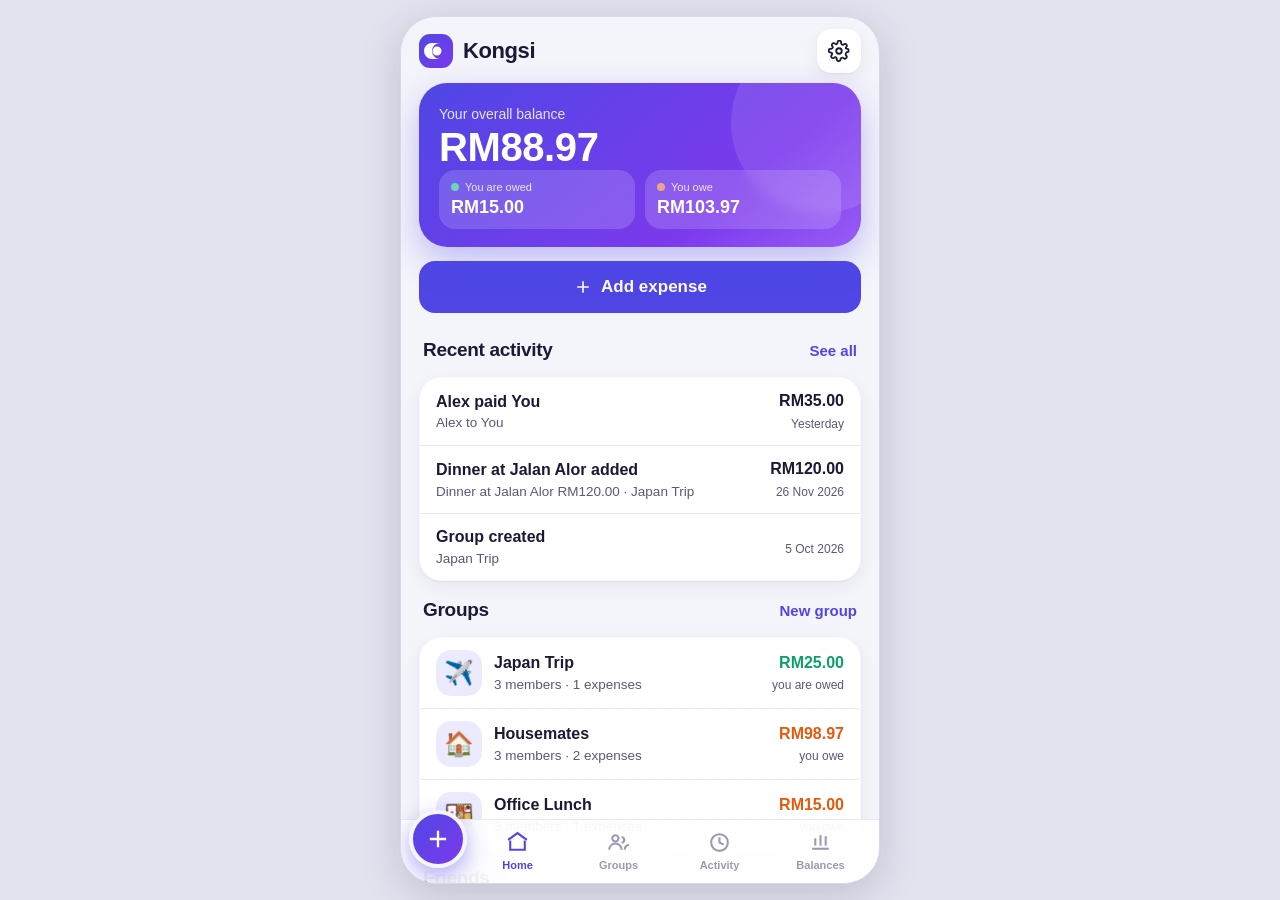
<file: kongsi/index.html>
<!DOCTYPE html>
<html lang="en">

<head>
    <meta charset="utf-8">
    <meta name="viewport" content="width=device-width, initial-scale=1, viewport-fit=cover">
    <title>Kongsi</title>
    <meta name="theme-color" content="#4F46E5">
    <meta name="description" content="Kongsi: track shared expenses, see who owes whom, record repayments.">
    <meta name="apple-mobile-web-app-capable" content="yes">
    <meta name="mobile-web-app-capable" content="yes">
    <meta name="apple-mobile-web-app-status-bar-style" content="default">
    <meta name="apple-mobile-web-app-title" content="Kongsi">
    <meta name="format-detection" content="telephone=no">
    <link rel="manifest" href="manifest.webmanifest">
    <link rel="apple-touch-icon" href="icons/apple-touch-icon.png">
    <link rel="icon" type="image/png" sizes="32x32" href="icons/favicon-32.png">
    <link rel="stylesheet" href="styles.css">
</head>

<body>
    <div id="app" class="app">
        <main id="view" class="view" aria-live="polite"></main>
        <nav id="tabbar" class="tabbar" aria-label="Main"></nav>
        <div id="overlay" class="overlay"></div>
        <div id="toast" class="toast" role="status"></div>
    </div>
    <noscript>Kongsi needs JavaScript to run.</noscript>
    <script src="app.js"></script>
</body>

</html>
</file>
<file: kongsi/styles.css>
:root {
    --brand: #4F46E5;
    --brand-2: #7C3AED;
    --brand-soft: #ECEBFE;
    --ink: #1A1A36;
    --ink-2: #5B5878;
    --ink-3: #9A9AB4;
    --bg: #F4F4FB;
    --card: #FFFFFF;
    --line: #E8E8F3;
    --pos: #0E9F6E;
    --pos-soft: #E3F6EE;
    --neg: #E8590C;
    --neg-soft: #FFEDE1;
    --zero: #8A8AA3;
    --zero-soft: #EEEEF5;
    --warm: #FFD666;
    --r-lg: 22px;
    --r-md: 16px;
    --r-sm: 12px;
    --shadow: 0 1px 2px rgba(26, 26, 54, .05), 0 6px 18px rgba(26, 26, 54, .06);
    --shadow-lg: 0 10px 40px rgba(26, 26, 54, .18);
    --tab-h: 64px;
    --sat: env(safe-area-inset-top, 0px);
    --sab: env(safe-area-inset-bottom, 0px);
    font-family: -apple-system, BlinkMacSystemFont, "SF Pro Text", "Segoe UI", "Roboto", "Helvetica Neue", Arial, sans-serif;
}

* {
    box-sizing: border-box;
    -webkit-tap-highlight-color: transparent
}

html,
body {
    margin: 0;
    height: 100%;
    background: #E3E3F0;
    color: var(--ink);
    overscroll-behavior: none
}

body {
    -webkit-font-smoothing: antialiased;
    font-size: 16px;
    line-height: 1.35
}

button {
    font: inherit;
    color: inherit;
    border: 0;
    background: none;
    padding: 0;
    cursor: pointer;
    touch-action: manipulation
}

button:focus-visible,
input:focus-visible,
select:focus-visible {
    outline: 3px solid rgba(79, 70, 229, .28);
    outline-offset: 2px
}

input,
select {
    font: inherit;
    color: inherit;
    border: 0;
    background: none;
    padding: 0;
    font-size: 16px
}

h1,
h2,
h3,
p {
    margin: 0
}

.app {
    position: fixed;
    inset: 0;
    margin: 0 auto;
    max-width: 480px;
    background: var(--bg);
    overflow: hidden;
    display: flex;
    flex-direction: column
}

@media (min-width:600px) {
    .app {
        top: 16px;
        bottom: 16px;
        border-radius: 36px;
        box-shadow: var(--shadow-lg);
        border: 1px solid #d7d7e8
    }
}

.view {
    flex: 1;
    overflow-y: auto;
    overflow-x: hidden;
    -webkit-overflow-scrolling: touch;
    padding: calc(var(--sat) + 12px) 18px calc(var(--tab-h) + var(--sab) + 28px)
}

.view.enter-push {
    animation: push .28s cubic-bezier(.2, .8, .2, 1)
}

.view.enter-pop {
    animation: pop .26s cubic-bezier(.2, .8, 2, 1)
}

.view.enter-fade {
    animation: fade .22s ease
}

@keyframes push {
    from {
        transform: translateX(28px);
        opacity: 0
    }

    to {
        transform: none;
        opacity: 1
    }
}

@keyframes pop {
    from {
        transform: translateX(-22px);
        opacity: 0
    }

    to {
        transform: none;
        opacity: 1
    }
}

@keyframes fade {
    from {
        opacity: 0;
        transform: translateY(6px)
    }

    to {
        opacity: 1;
        transform: none
    }
}

/* header */
.topbar {
    display: flex;
    align-items: center;
    justify-content: space-between;
    min-height: 44px;
    margin-bottom: 10px
}

.topbar .title {
    font-size: 30px;
    font-weight: 800;
    letter-spacing: -.6px
}

.brand {
    display: flex;
    align-items: center;
    gap: 10px
}

.brand-mark {
    width: 34px;
    height: 34px;
    border-radius: 11px;
    background: linear-gradient(135deg, var(--brand), var(--brand-2));
    display: grid;
    place-items: center;
    overflow: hidden
}

.brand-name {
    font-size: 22px;
    font-weight: 800;
    letter-spacing: -.4px
}

.iconbtn {
    width: 44px;
    height: 44px;
    border-radius: 14px;
    display: grid;
    place-items: center;
    background: var(--card);
    box-shadow: var(--shadow)
}

.iconbtn.plain {
    background: none;
    box-shadow: none
}

.iconbtn svg {
    width: 22px;
    height: 22px
}

.back {
    display: flex;
    align-items: center;
    gap: 2px;
    color: var(--brand);
    font-weight: 600;
    height: 44px;
    margin-left: -8px;
    padding-right: 12px
}

.back svg {
    width: 24px;
    height: 24px
}

/* cards */
.card {
    background: var(--card);
    border-radius: var(--r-lg);
    border: 1px solid rgba(26, 26, 54, .025);
    box-shadow: var(--shadow);
    padding: 16px
}

.card+.card,
.section+.section {
    margin-top: 14px
}

.section {
    margin-top: 22px
}

.section-h {
    display: flex;
    align-items: baseline;
    justify-content: space-between;
    margin: 0 4px 10px
}

.section-h h2 {
    font-size: 19px;
    font-weight: 700;
    letter-spacing: -.3px
}

.section-h .link {
    color: var(--brand);
    font-weight: 600;
    font-size: 15px;
    min-height: 32px
}

.list {
    padding: 4px 0
}

.row {
    display: flex;
    align-items: center;
    gap: 12px;
    padding: 12px 16px;
    min-height: 64px;
    width: 100%;
    text-align: left
}

.row+.row {
    border-top: 1px solid var(--line)
}

.row.tappable:active {
    background: #F7F7FC;
    transform: scale(.995)
}

@media (hover:hover) {
    .row.tappable:hover {
        background: #FAFAFE
    }
}

.row .grow {
    flex: 1;
    min-width: 0
}

.row .t {
    font-weight: 600;
    font-size: 16px;
    white-space: nowrap;
    overflow: hidden;
    text-overflow: ellipsis
}

.row .s {
    color: var(--ink-2);
    font-size: 13.5px;
    margin-top: 2px;
    white-space: nowrap;
    overflow: hidden;
    text-overflow: ellipsis
}

.row .amt {
    text-align: right;
    flex: none
}

.row .amt b {
    display: block;
    font-size: 16px;
    font-weight: 700
}

.row .amt small {
    font-size: 12px;
    color: var(--ink-2)
}

.card.flush {
    padding: 0;
    overflow: hidden
}

.pos {
    color: var(--pos)
}

.neg {
    color: var(--neg)
}

.zero {
    color: var(--zero)
}

.bg-pos {
    background: var(--pos-soft)
}

.bg-neg {
    background: var(--neg-soft)
}

/* hero */
.hero {
    border-radius: 28px;
    padding: 22px 20px 18px;
    color: #fff;
    background: linear-gradient(140deg, #4F46E5 0%, #7C3AED 70%, #985CF6 100%);
    box-shadow: 0 14px 34px rgba(79, 70, 229, .32);
    position: relative;
    overflow: hidden
}

.hero>* {
    position: relative;
    z-index: 1
}

.hero:after {
    content: "";
    position: absolute;
    right: -50px;
    top: -50px;
    width: 180px;
    height: 180px;
    border-radius: 50%;
    background: rgba(255, 255, 255, .1)
}

.hero .lbl {
    font-size: 14px;
    opacity: .85;
    font-weight: 500
}

.hero .big {
    font-size: 40px;
    font-weight: 800;
    letter-spacing: -.4px;
    line-height: 1.15;
    font-variant-numeric: tabular-nums
}

.hero .palp {
    display: flex;
    gap: 10px
}

.hero .bchip {
    flex: 1;
    border-radius: 16px;
    background: rgba(255, 255, 255, .16);
    padding: 10px 12px;
    backdrop-filter: blur(6px)
}

.hero .bchip small {
    display: block;
    font-size: 11px;
    opacity: .85
}

.hero .bchip b {
    font-size: 18px;
    font-variant-numeric: tabular-nums
}

.hero .dot {
    display: inline-block;
    width: 8px;
    height: 8px;
    border-radius: 50%;
    margin-right: 6px
}

/* avatars, tiles */
.avatar {
    width: 42px;
    height: 42px;
    border-radius: 50%;
    display: grid;
    place-items: center;
    font-weight: 700;
    color: #fff;
    font-size: 15px;
    flex: none
}

.avatar.sm {
    width: 28px;
    height: 28px;
    font-size: 11px;
    border: 2px solid var(--card)
}

.avatar.lg {
    width: 64px;
    height: 64px;
    font-size: 22px
}

.stack {
    display: flex
}

.stack .avatar+.avatar {
    margin-left: -8px
}

.tile {
    width: 46px;
    height: 46px;
    border-radius: 15px;
    display: grid;
    place-items: center;
    font-size: 24px;
    flex: none;
    background: var(--brand-soft)
}

.tile.lg {
    width: 64px;
    height: 64px;
    font-size: 34px;
    border-radius: 20px
}

.tile.ex {
    width: 42px;
    height: 42px;
    font-size: 20px;
    border-radius: 14px
}

.tile.ex svg {
    width: 20px;
    height: 20px
}

/* buttons */
.btn {
    display: flex;
    align-items: center;
    justify-content: center;
    gap: 8px;
    height: 52px;
    padding: 0 20px;
    border-radius: 16px;
    font-weight: 700;
    font-size: 17px;
    background: var(--brand);
    color: #fff;
    width: 100%;
    transition: transform .12s, opacity .92
}

.btn:active {
    transform: scale(.98);
    opacity: .92
}

.btn.secondary {
    background: var(--brand-soft);
    color: var(--brand)
}

.btn.danger {
    background: var(--neg-soft);
    color: var(--neg)
}

.btn.ghost {
    background: var(--card);
    color: var(--ink);
    box-shadow: var(--shadow)
}

.btn.sm {
    height: 38px;
    font-size: 14px;
    border-radius: 12px;
    padding: 0 14px;
    width: auto
}

.btn svg {
    width: 20px;
    height: 20px
}

.btn-row {
    display: flex;
    gap: 10px
}

.btn-row .btn {
    flex: 1
}

.pill {
    display: inline-flex;
    align-items: center;
    gap: 6px;
    border-radius: 999px;
    font-size: 12.5px;
    font-weight: 700;
    padding: 4px 10px;
    background: var(--zero-soft);
    color: var(--zero)
}

.pill.pos {
    background: var(--pos-soft);
    color: var(--pos)
}

.pill.neg {
    background: var(--neg-soft);
    color: var(--neg)
}

.pill.brand {
    background: var(--brand-soft);
    color: var(--brand)
}

/* segmented */
.seg {
    display: flex;
    background: #E9E9F4;
    border-radius: 14px;
    padding: 3px;
    gap: 2px
}

.seg button {
    flex: 1;
    height: 38px;
    border-radius: 11px;
    font-weight: 600;
    font-size: 14.5px;
    color: var(--ink-2);
    transition: all .18s
}

.seg button.on {
    background: #fff;
    color: var(--ink);
    box-shadow: 0 1px 4px rgba(26, 26, 54, .14)
}

/* tab bar */
.tabbar {
    position: absolute;
    left: 0;
    right: 0;
    bottom: 0;
    height: calc(var(--tab-h) + var(--sab));
    padding: 0 8px var(--sab);
    display: flex;
    align-items: center;
    justify-content: space-around;
    background: rgba(255, 255, 255, .88);
    backdrop-filter: saturate(180%) blur(20px);
    -webkit-backdrop-filter: saturate(180%) blur(20px);
    border-top: 1px solid var(--line);
    z-index: 5;
    transition: transform .25s
}

.tabbar.hidden {
    transform: translateY(120%)
}

.tab {
    flex: 1;
    height: 56px;
    display: flex;
    flex-direction: column;
    align-items: center;
    justify-content: center;
    gap: 3px;
    color: var(--ink-3);
    font-size: 11px;
    font-weight: 600
}

.tab svg {
    width: 25px;
    height: 25px
}

.tab.on {
    color: var(--brand)
}

.tab-add {
    flex: none;
    width: 58px;
    height: 58px;
    margin-top: -26px;
    border-radius: 50%;
    background: linear-gradient(135deg, var(--brand), var(--brand-2));
    color: #fff;
    display: grid;
    place-items: center;
    box-shadow: 0 8px 22px rgba(79, 70, 229, .45);
    border: 4px solid var(--bg);
    transition: transform .15s
}

.tab-add:active {
    transform: scale(.92)
}

.tab-add svg {
    width: 28px;
    height: 28px
}

/* overlay / sheets / modal */
.overlay {
    position: absolute;
    inset: 0;
    z-index: 20;
    pointer-events: none
}

.overlay>* {
    pointer-events: auto
}

.scrim {
    position: absolute;
    inset: 0;
    background: rgba(20, 20, 40, .42);
    animation: fadeIn .2s ease
}

@keyframes fadeIn {
    from {
        opacity: 0
    }

    to {
        opacity: 1
    }
}

.sheet {
    position: absolute;
    left: 0;
    right: 0;
    bottom: 0;
    max-height: 92%;
    overflow-y: auto;
    background: var(--bg);
    border-radius: 26px 26px 0 0;
    border-top: 1px solid rgba(255, 255, 255, .7);
    padding: 10px 18px calc(var(--sab) + 20px);
    animation: up .3s cubic-bezier(.2, .8, .2, 1);
    box-shadow: var(--shadow-lg)
}

@keyframes up {
    from {
        transform: translateY(100%)
    }

    to {
        transform: none
    }
}

.grab {
    width: 48px;
    height: 5px;
    background: #CFCFE2;
    border-radius: 3px;
    margin: 0 auto 12px
}

.sheet h2 {
    font-size: 22px;
    font-weight: 800;
    letter-spacing: -.4px;
    margin-bottom: 14px
}

.fullmodal {
    position: absolute;
    inset: 0;
    background: var(--bg);
    display: flex;
    flex-direction: column;
    animation: up .32s cubic-bezier(.2, .8, .2, 1)
}

.fm-head {
    display: flex;
    align-items: center;
    justify-content: space-between;
    padding: calc(var(--sat) + 8px) 14px 8px;
    min-height: 56px
}

.fm-head h2 {
    font-size: 18px;
    font-weight: 700
}

.fm-head .txt {
    color: var(--brand);
    font-weight: 600;
    font-size: 17px;
    min-width: 64px;
    height: 44px
}

.fm-body {
    flex: 1;
    overflow-y: auto;
    overflow-x: hidden;
    -webkit-overflow-scrolling: touch
}

.fm-foot {
    padding: 10px 18px calc(var(--sab) + 12px);
    background: rgba(244, 244, 251, .92);
    backdrop-filter: blur(12px);
    border-top: 1px solid var(--line)
}

/* forms */
.field {
    margin-top: 14px
}

.field label {
    display: block;
    font-size: 13px;
    font-weight: 700;
    color: var(--ink-2);
    margin: 0 4px 6px;
    text-transform: uppercase;
    letter-spacing: .4px
}

.input {
    width: 100%;
    height: 52px;
    border-radius: 14px;
    border: 1.35px solid transparent;
    background: var(--card);
    padding: 0 14px;
    box-shadow: 0 1px 2px rgba(26, 26, 54, .04), 0 4px 12px rgba(26, 26, 54, .035);
    outline: none;
    -webkit-appearance: none;
    appearance: none;
    transition: border-color .15s
}

.input:focus {
    border-color: var(--brand)
}

.input.err {
    border-color: var(--neg)
}

select.input {
    background-image: url("data:image/svg+xml,%3Csvg xmlns='http://www.w3.org/2000/svg' width='14' height='9' fill='none'%3E%3Cpath stroke='%234F46E5' stroke-width='2' stroke-linecap='round' stroke-linejoin='round' d='M1 1.5l6 6 6-6'/%3E%3C/svg%3E");
    background-repeat: no-repeat;
    background-position: right 14px center;
    padding-right: 38px
}

input[type=date] {
    min-width: 0
}

.amount-wrap {
    display: flex;
    gap: 10px;
    align-items: stretch
}

.amount-wrap .input.amt {
    font-size: 32px;
    font-weight: 800;
    letter-spacing: -1px;
    flex: 1;
    min-width: 0
}

.amount-wrap select.input {
    width: 104px;
    flex: none
}

.hint {
    font-size: 12.5px;
    color: var(--ink-2);
    margin: 6px 4px 0
}

.chips {
    display: flex;
    gap: 8px;
    overflow-x: auto;
    margin: 0 -18px;
    padding: 2px 18px 6px;
    scrollbar-width: none
}

.chips::-webkit-scrollbar {
    display: none
}

.split-preview {
    overflow: hidden;
    border-color: var(--line)
}

.split-preview-row {
    min-height: 52px;
    padding-top: 8px;
    padding-bottom: 8px
}

.split-preview-total {
    padding: 10px 16px;
    font-size: 13px;
    font-weight: 600;
    text-align: right;
    border-top: 1px solid rgba(14, 159, 110, .14);
    background: var(--pos-soft);
    color: var(--pos)
}

.split-preview-total.warn {
    background: var(--neg-soft);
    color: var(--neg);
    border-top-color: rgba(232, 89, 12, .14)
}

.chip {
    flex: none;
    display: flex;
    align-items: center;
    gap: 8px;
    height: 44px;
    padding: 0 14px 0 8px;
    border-radius: 999px;
    background: var(--card);
    box-shadow: var(--shadow);
    font-weight: 600;
    font-size: 15px;
    border: 1.5px solid transparent;
    transition: background .15s, border-color .15s, color .15s, transform .15s
}

.chip:active {
    transform: scale(.97)
}

.chip.nopad {
    padding-left: 14px
}

.chip.avatar {
    width: 30px;
    height: 30px;
    font-size: 12px
}

.chip.on {
    border-color: var(--brand);
    background: var(--brand-soft);
    color: var(--brand)
}

.check {
    width: 26px;
    height: 26px;
    border-radius: 50%;
    border: 2px solid #CFCFE2;
    display: grid;
    place-items: center;
    flex: none;
    transition: all .15s;
    color: transparent
}

.check svg {
    width: 15px;
    height: 15px
}

.check.on {
    background: var(--brand);
    border-color: var(--brand);
    color: #fff
}

.share-in {
    background: var(--brand-soft);
    border-color: var(--brand);
    color: var(--brand)
}

.share-in {
    background: var(--brand-soft);
    border: 1.5px solid #EAFAEE;
    text-align: right;
    padding: 0 10px;
    outline: none
}

.share-in:focus {
    border-color: var(--brand)
}

.status {
    display: flex;
    align-items: center;
    justify-content: space-between;
    border-radius: 14px;
    padding: 11px 14px;
    font-weight: 600;
    font-size: 14.5px;
    margin-top: 10px
}

.status.ok {
    background: var(--pos-soft);
    color: var(--pos)
}

.status.bad {
    background: var(--neg-soft);
    color: var(--neg)
}

.status.neutral {
    background: var(--brand-soft);
    color: var(--brand)
}

.switch {
    width: 52px;
    height: 32px;
    border-radius: 16px;
    background: #CFCFE2;
    position: relative;
    transition: background .2s;
    flex: none
}

.switch:after {
    content: "";
    position: absolute;
    left: 3px;
    top: 3px;
    width: 26px;
    height: 26px;
    border-radius: 50%;
    background: #fff;
    box-shadow: 0 1px 4px rgba(0, 0, 0, .25);
    transition: transform .2s
}

.switch.on {
    background: var(--brand)
}

.switch.on:after {
    transform: translateX(20px)
}

.emoji-pick {
    display: flex;
    gap: 8px;
    flex-wrap: wrap
}

.emoji-pick button {
    width: 46px;
    height: 46px;
    border-radius: 14px;
    background: var(--card);
    font-size: 24px;
    box-shadow: var(--shadow);
    border: 2px solid transparent
}

.emoji-pick button.on {
    border-color: var(--brand);
    background: var(--brand-soft)
}

.inline-add {
    display: flex;
    gap: 8px;
    margin-top: 10px
}

.inline-add input {
    box-shadow: none;
    border: 1.5px solid var(--line)
}

/* details */
.detail-hero {
    text-align: center;
    padding: 22px 16px
}

.detail-hero .tile {
    margin: 0 auto 12px
}

.detail-hero h1 {
    font-size: 24px;
    font-weight: 800;
    letter-spacing: -.5px;
    margin: 0
}

.detail-hero .total {
    font-size: 38px;
    font-weight: 800;
    font-variant-numeric: tabular-nums
}

.kv {
    display: flex;
    justify-content: space-between;
    gap: 14px;
    padding: 13px 16px;
    min-height: 48px;
    align-items: center
}

.kv {
    border-top: 1px solid var(--line)
}

.kv span:first-child {
    color: var(--ink-2)
}

.kv span:last-child {
    font-weight: 600;
    text-align: right
}

.calc {
    font-size: 12.5px;
    color: var(--ink-2)
}

.empty {
    text-align: center;
    color: var(--ink-2);
    padding: 34px 28px
}

.empty .class-big {
    font-size: 48px;
    margin-bottom: 6px
}

.empty h3 {
    font-size: 17px;
    font-weight: 700;
    color: var(--ink-2);
    text-transform: uppercase;
    letter-spacing: .5px;
    margin: 20px 6px 8px
}

.day-h {
    font-size: 13px;
    font-weight: 700;
    color: var(--ink-2);
    text-transform: uppercase;
    letter-spacing: .5px;
    margin: 20px 6px 8px
}

.day-h:first-child {
    margin-top: 4px
}

.note {
    background: var(--brand-soft);
    color: #3A3A4B;
    border-radius: 16px;
    padding: 12px 14px;
    font-size: 13.5px
}

.mini-members {
    display: flex;
    align-items: center;
    gap: 4px;
    font-size: 12.5px;
    color: var(--ink-2)
}

.toast {
    position: absolute;
    left: 50%;
    bottom: calc(var(--tab-h) + var(--sab) + 22px);
    transform: translate(-50%, 20px);
    background: #22223F;
    color: #fff;
    border-radius: 999px;
    padding: 12px 18px;
    font-weight: 600;
    font-size: 14.5px;
    opacity: 0;
    pointer-events: none;
    transition: all .25s;
    z-index: 40;
    max-width: 88%;
    text-align: center
}

.toast.show {
    opacity: 1;
    transform: translate(-50%, 0)
}

.toast.err {
    background: var(--neg)
}

.shake {
    animation: shake .35s
}

@keyframes shake {

    20%,
    60% {
        transform: translateX(-5px)
    }

    40%,
    80% {
        transform: translateX(5px)
    }
}

@media (prefers-reduced-motion) {
    * {
        animation: none !important;
        transition: none !important
    }
}

.still,
.still.scrim {
    animation: none !important
}

.fm-body .card.flush .row {
    min-height: 58px;
    padding: 8px 14px
}

.rowbtn {
    display: flex;
    gap: 12px;
    align-items: center;
    flex: 1;
    min-width: 0;
    text-align: left;
    min-height: 48px
}

.sx {
    display: flex;
    flex-direction: column;
    align-items: flex-end;
    gap: 2px
}

.sx .pc {
    display: flex;
    align-items: center;
    gap: 6px;
    font-weight: 600;
    color: var(--ink-2)
}

.btn-row .btn {
    padding: 0 12px;
    font-size: 16px;
    white-space: nowrap
}

@media (max-width:360px) {
    .view {
        padding-left: 14px;
        padding-right: 14px
    }

    .hero {
        padding: 20px 16px 16px
    }

    .hero .big {
        font-size: 36px
    }

    .tab {
        font-size: 10px
    }
}
</file>
